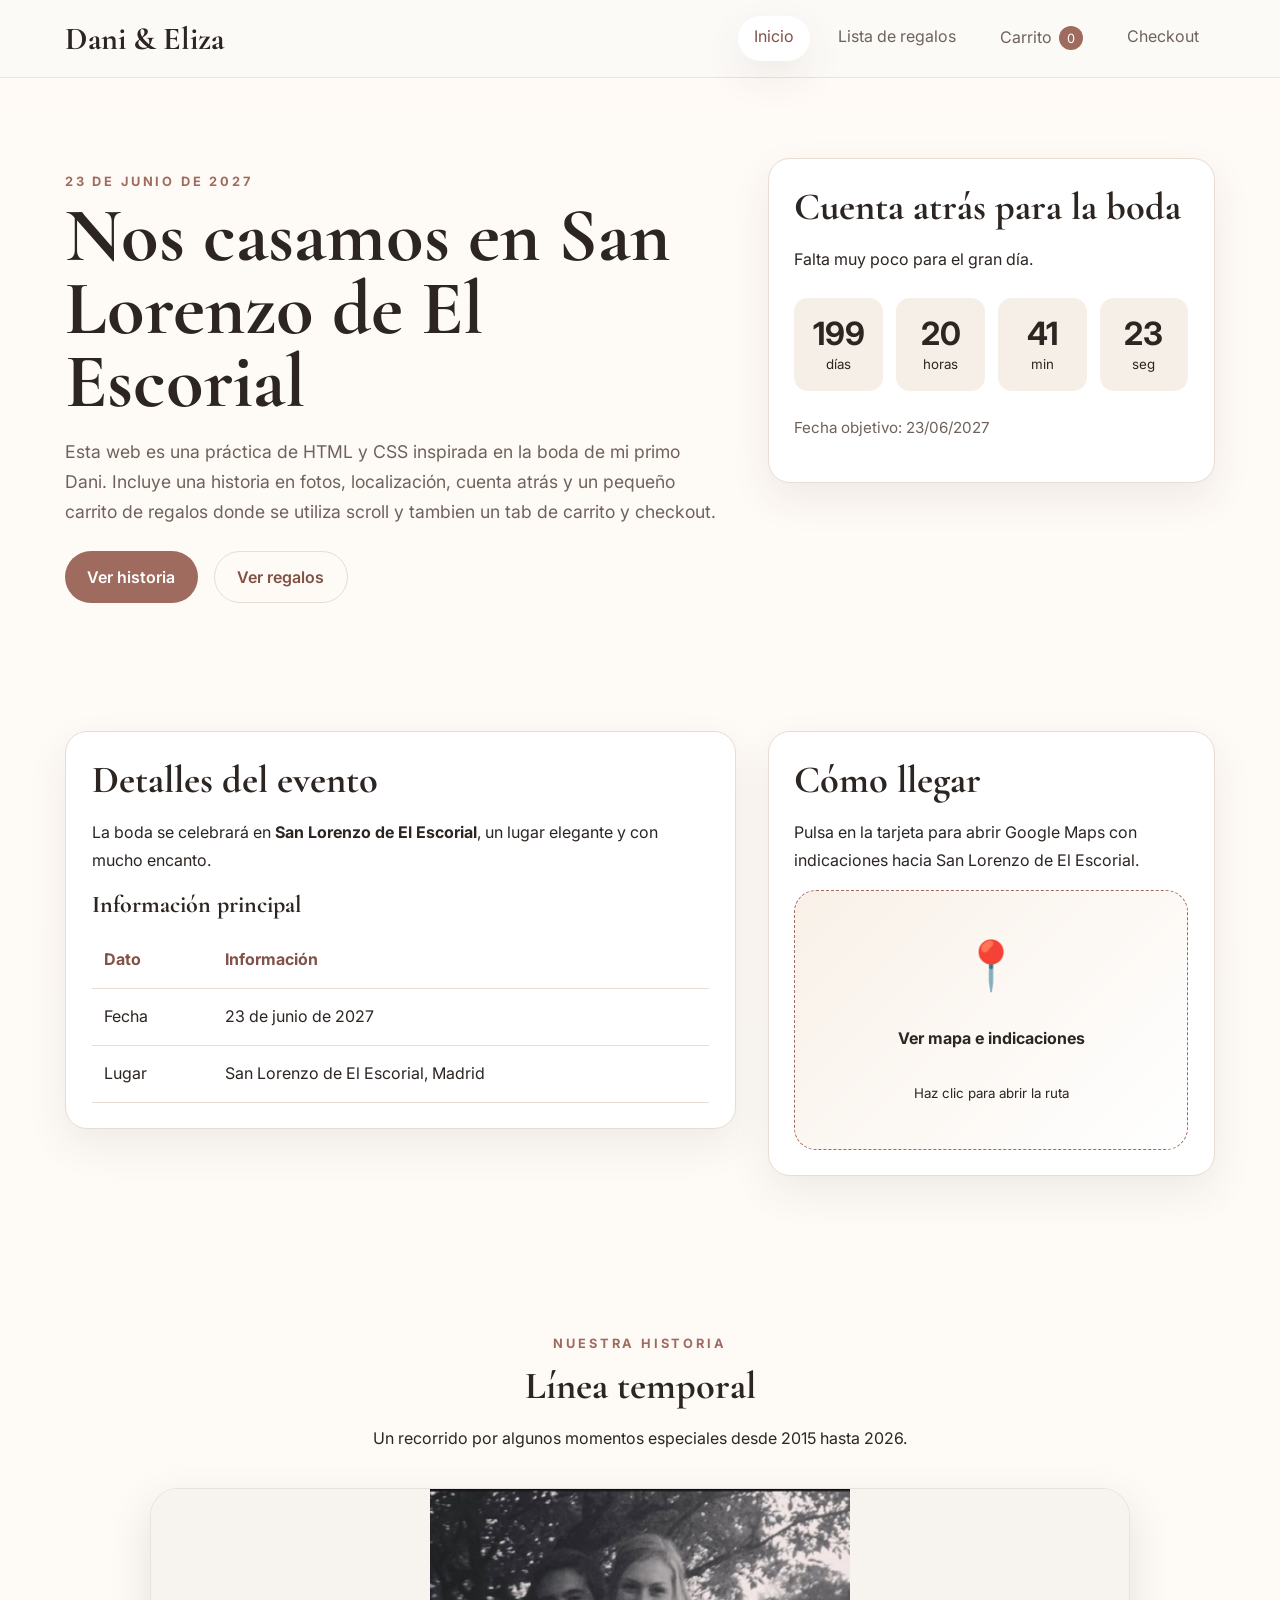
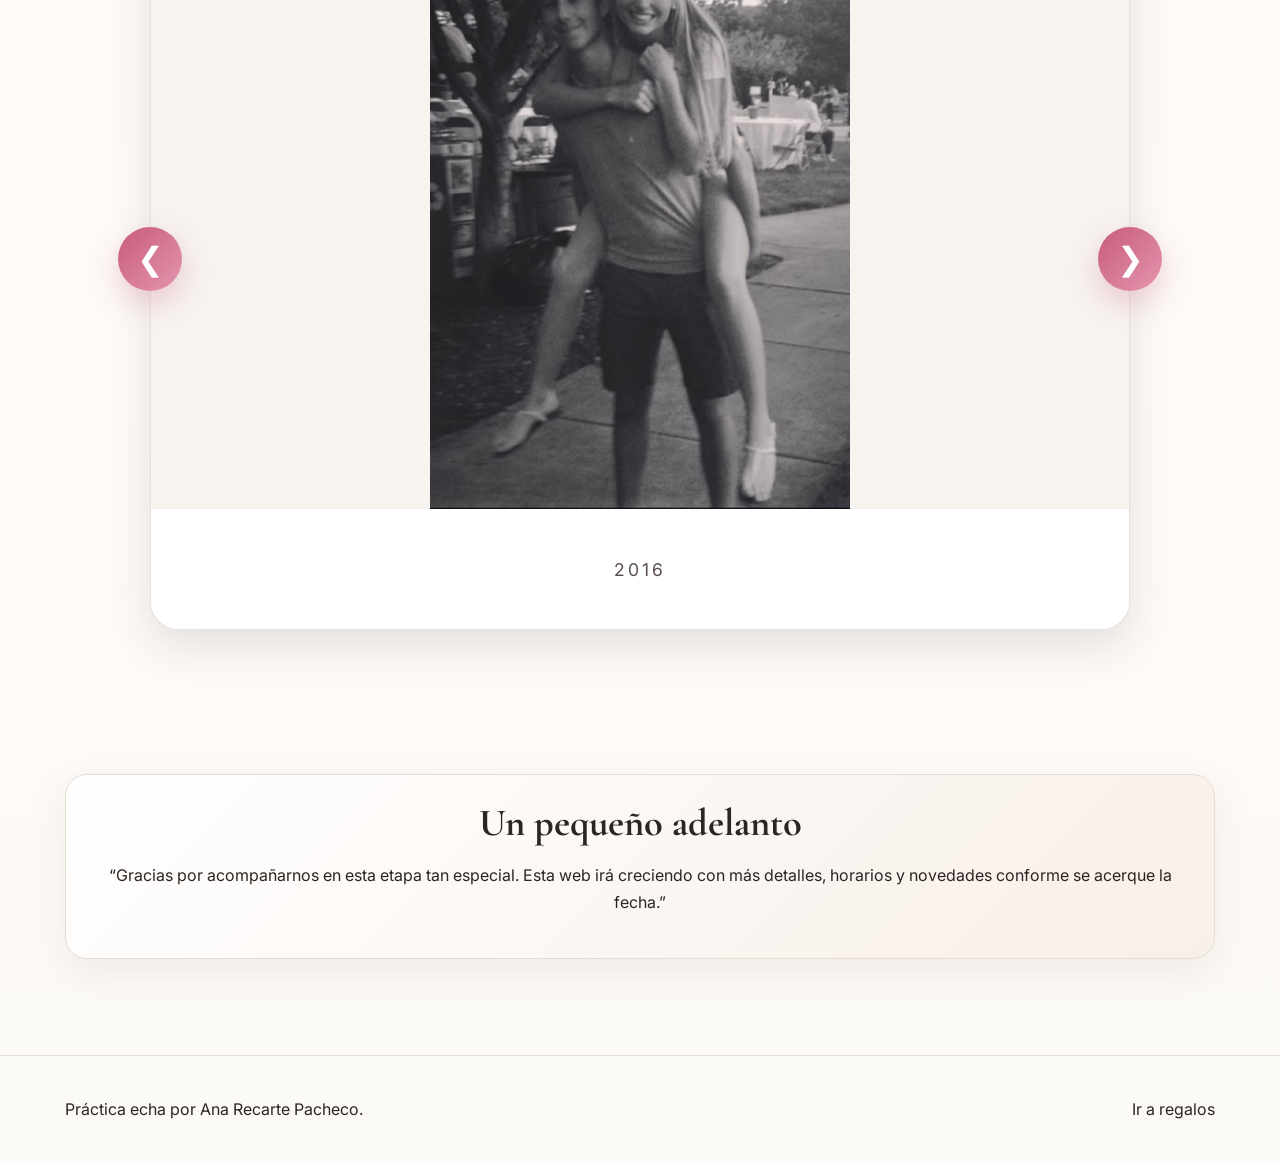
<file: Frontend/index.html>
<!DOCTYPE html>
<html lang="es">
<head>
  <meta charset="UTF-8">
  <meta name="viewport" content="width=device-width, initial-scale=1.0">
  <meta name="description" content="Web de práctica para la boda de Dani y Eliza - 23 de junio de 2027.">
  <title>Boda Dani & Eliza | Inicio</title>
  <link rel="preconnect" href="https://fonts.googleapis.com">
  <link rel="preconnect" href="https://fonts.gstatic.com" crossorigin>
  <link href="https://fonts.googleapis.com/css2?family=Cormorant+Garamond:wght@500;600;700&family=Inter:wght@400;500;600;700&display=swap" rel="stylesheet">
  <link rel="stylesheet" href="styles.css">
</head>
<body>
  <header class="site-header">
    <div class="container nav-wrapper">
      <a class="brand" href="index.html">Dani & Eliza</a>
      <nav class="main-nav" aria-label="Navegación principal">
        <a class="active" href="index.html">Inicio</a>
        <a href="gifts.html">Lista de regalos</a>
        <a href="cart.html">Carrito <span class="cart-badge" id="navCartCount">0</span></a>
        <a href="checkout.html">Checkout</a>
      </nav>
    </div>
  </header>

  <main>
    <section class="hero">
      <div class="container hero-grid">
        <div>
          <p class="eyebrow">23 de junio de 2027</p>
          <h1>Nos casamos en San Lorenzo de El Escorial</h1>
          <p class="lead">
            Esta web es una práctica de HTML y CSS inspirada en la boda de mi primo Dani. Incluye una historia
            en fotos, localización, cuenta atrás y un pequeño carrito de regalos donde se utiliza scroll y tambien un tab de carrito y checkout.
          </p>
          <div class="hero-actions">
            <a class="button" href="#timeline">Ver historia</a>
            <a class="button button-secondary" href="gifts.html">Ver regalos</a>
          </div>
        </div>

        <article class="countdown-card card">
          <h2>Cuenta atrás para la boda</h2>
          <p>Falta muy poco para el gran día.</p>
          <div class="countdown" id="countdown" aria-live="polite">
            <div><span id="days">0</span><small>días</small></div>
            <div><span id="hours">0</span><small>horas</small></div>
            <div><span id="minutes">0</span><small>min</small></div>
            <div><span id="seconds">0</span><small>seg</small></div>
          </div>
          <p class="small-text">Fecha objetivo: 23/06/2027</p>
        </article>
      </div>
    </section>

    <section class="section">
      <div class="container two-column">
        <article class="card info-card">
          <h2>Detalles del evento</h2>
          <p>
            La boda se celebrará en <strong>San Lorenzo de El Escorial</strong>, un lugar elegante y con mucho encanto.   
          </p>
          <table>
            <caption>Información principal</caption>
            <thead>
              <tr>
                <th>Dato</th>
                <th>Información</th>
              </tr>
            </thead>
            <tbody>
              <tr>
                <td>Fecha</td>
                <td>23 de junio de 2027</td>
              </tr>
              <tr>
                <td>Lugar</td>
                <td>San Lorenzo de El Escorial, Madrid</td>
              </tr>

            </tbody>
          </table>
        </article>

        <article class="card map-card">
          <h2>Cómo llegar</h2>
          <p>Pulsa en la tarjeta para abrir Google Maps con indicaciones hacia San Lorenzo de El Escorial.</p>
          <a class="map-link" href="https://www.google.com/maps/search/?api=1&query=San+Lorenzo+de+El+Escorial" target="_blank" rel="noopener noreferrer">
            <div class="map-placeholder">
              <span>📍</span>
              <strong>Ver mapa e indicaciones</strong>
              <small>Haz clic para abrir la ruta</small>
            </div>
          </a>
        </article>
      </div>
    </section>

    <section class="timeline-section">
  <div class="container">
    <div class="section-heading">
      <p class="eyebrow">Nuestra historia</p>
      <h2>Línea temporal</h2>
      <p>Un recorrido por algunos momentos especiales desde 2015 hasta 2026.</p>
    </div>

    <div class="timeline-slider">
      <div class="timeline-card-wrapper">
        <button class="timeline-arrow timeline-arrow-left" id="prevSlide" aria-label="Foto anterior">
          &#10094;
        </button>

        <article class="timeline-card">
          <img id="timelineImage" src="" alt="Foto de la línea temporal">
          <div class="timeline-card-text">
            <p class="timeline-year" id="timelineYear">2015</p>

          </div>
        </article>

        <button class="timeline-arrow timeline-arrow-right" id="nextSlide" aria-label="Foto siguiente">
          &#10095;
        </button>
      </div>
    </div>
  </div>
</section>

    <section class="section">
      <div class="container">
        <article class="card quote-card">
          <h2>Un pequeño adelanto</h2>
          <p>
            “Gracias por acompañarnos en esta etapa tan especial. Esta web irá creciendo con más detalles,
            horarios y novedades conforme se acerque la fecha.”
          </p>
        </article>
      </div>
    </section>
  </main>


  <footer class="site-footer">
    <div class="container footer-content">
      <p>Práctica echa por Ana Recarte Pacheco.</p>
      <p><a href="gifts.html">Ir a regalos</a></p>
    </div>
  </footer>

  <script src="script.js"></script>
</body>
</html>
</file>
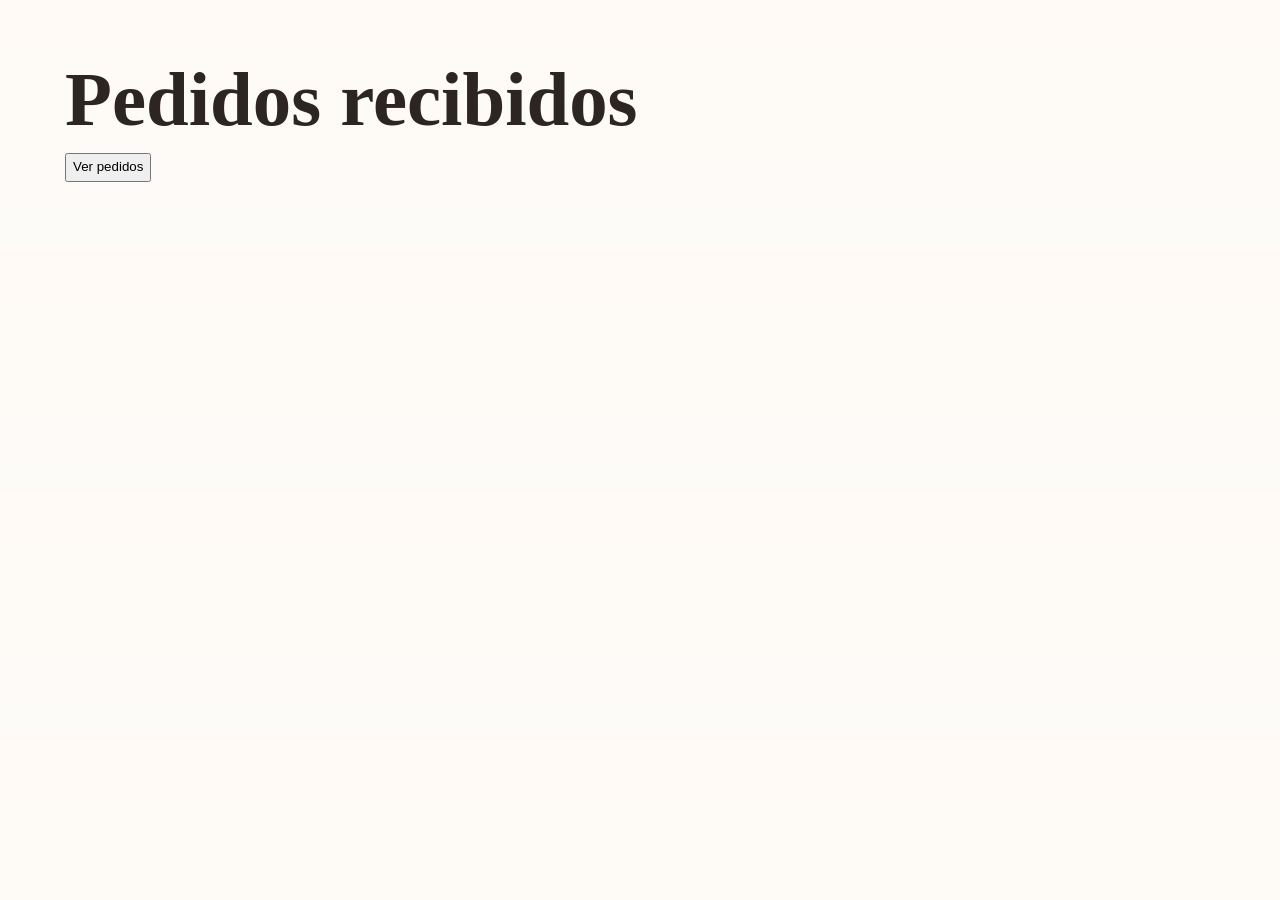
<file: Frontend/admin.html>
<!DOCTYPE html>
<html lang="es">
<head>
  <meta charset="UTF-8">
  <title>Admin | Pedidos</title>
  <link rel="stylesheet" href="styles.css">
</head>
<body>
  <main class="section">
    <div class="container">
      <h1>Pedidos recibidos</h1>

      <button class="btn btn-secondary" onclick="loadAdminOrders()">
        Ver pedidos
      </button>

      <section id="adminOrders" class="admin-orders"></section>
    </div>
  </main>

  <script src="script.js"></script>
</body>
</html>
</file>
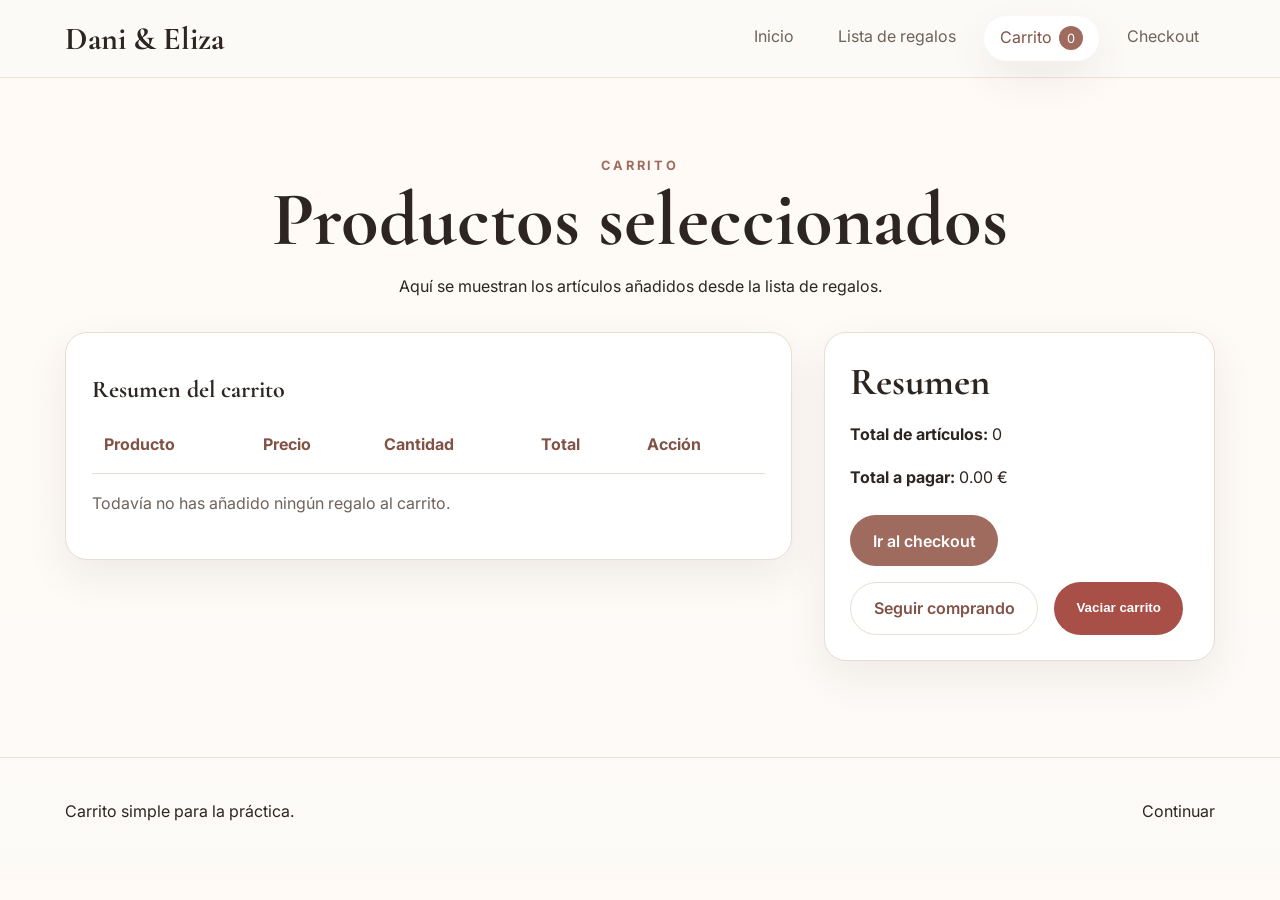
<file: Frontend/cart.html>
<!DOCTYPE html>
<html lang="es">
<head>
  <meta charset="UTF-8">
  <meta name="viewport" content="width=device-width, initial-scale=1.0">
  <meta name="description" content="Carrito de regalos de boda.">
  <title>Boda Dani & Eliza | Carrito</title>
  <link rel="preconnect" href="https://fonts.googleapis.com">
  <link rel="preconnect" href="https://fonts.gstatic.com" crossorigin>
  <link href="https://fonts.googleapis.com/css2?family=Cormorant+Garamond:wght@500;600;700&family=Inter:wght@400;500;600;700&display=swap" rel="stylesheet">
  <link rel="stylesheet" href="styles.css">
</head>
<body>
  <header class="site-header">
    <div class="container nav-wrapper">
      <a class="brand" href="index.html">Dani & Eliza</a>
      <nav class="main-nav" aria-label="Navegación principal">
        <a href="index.html">Inicio</a>
        <a href="gifts.html">Lista de regalos</a>
        <a class="active" href="cart.html">Carrito <span class="cart-badge" id="navCartCount">0</span></a>
        <a href="checkout.html">Checkout</a>
      </nav>
    </div>
  </header>

  <main class="section">
    <div class="container">
      <div class="section-heading">
        <p class="eyebrow">Carrito</p>
        <h1>Productos seleccionados</h1>
        <p>Aquí se muestran los artículos añadidos desde la lista de regalos.</p>
      </div>

      <div class="cart-layout">
        <section class="card">
          <table id="cartTable">
            <caption>Resumen del carrito</caption>
            <thead>
              <tr>
                <th>Producto</th>
                <th>Precio</th>
                <th>Cantidad</th>
                <th>Total</th>
                <th>Acción</th>
              </tr>
            </thead>
            <tbody id="cartItemsBody"></tbody>
          </table>
          <p class="empty-state hidden" id="emptyCartMessage">Todavía no has añadido ningún regalo al carrito.</p>
        </section>

        <aside class="card summary-card">
          <h2>Resumen</h2>
          <p><strong>Total de artículos:</strong> <span id="cartItemCount">0</span></p>
          <p><strong>Total a pagar:</strong> <span id="cartTotal">0 €</span></p>
          <div class="stack-buttons">
            <a class="button" href="checkout.html">Ir al checkout</a>
            <a class="button button-secondary" href="gifts.html">Seguir comprando</a>
            <button class="button button-danger" id="clearCartButton" type="button">Vaciar carrito</button>
          </div>
        </aside>
      </div>
    </div>
  </main>

  <footer class="site-footer">
    <div class="container footer-content">
      <p>Carrito simple para la práctica.</p>
      <p><a href="checkout.html">Continuar</a></p>
    </div>
  </footer>

  <script src="script.js"></script>
</body>
</html>
</file>
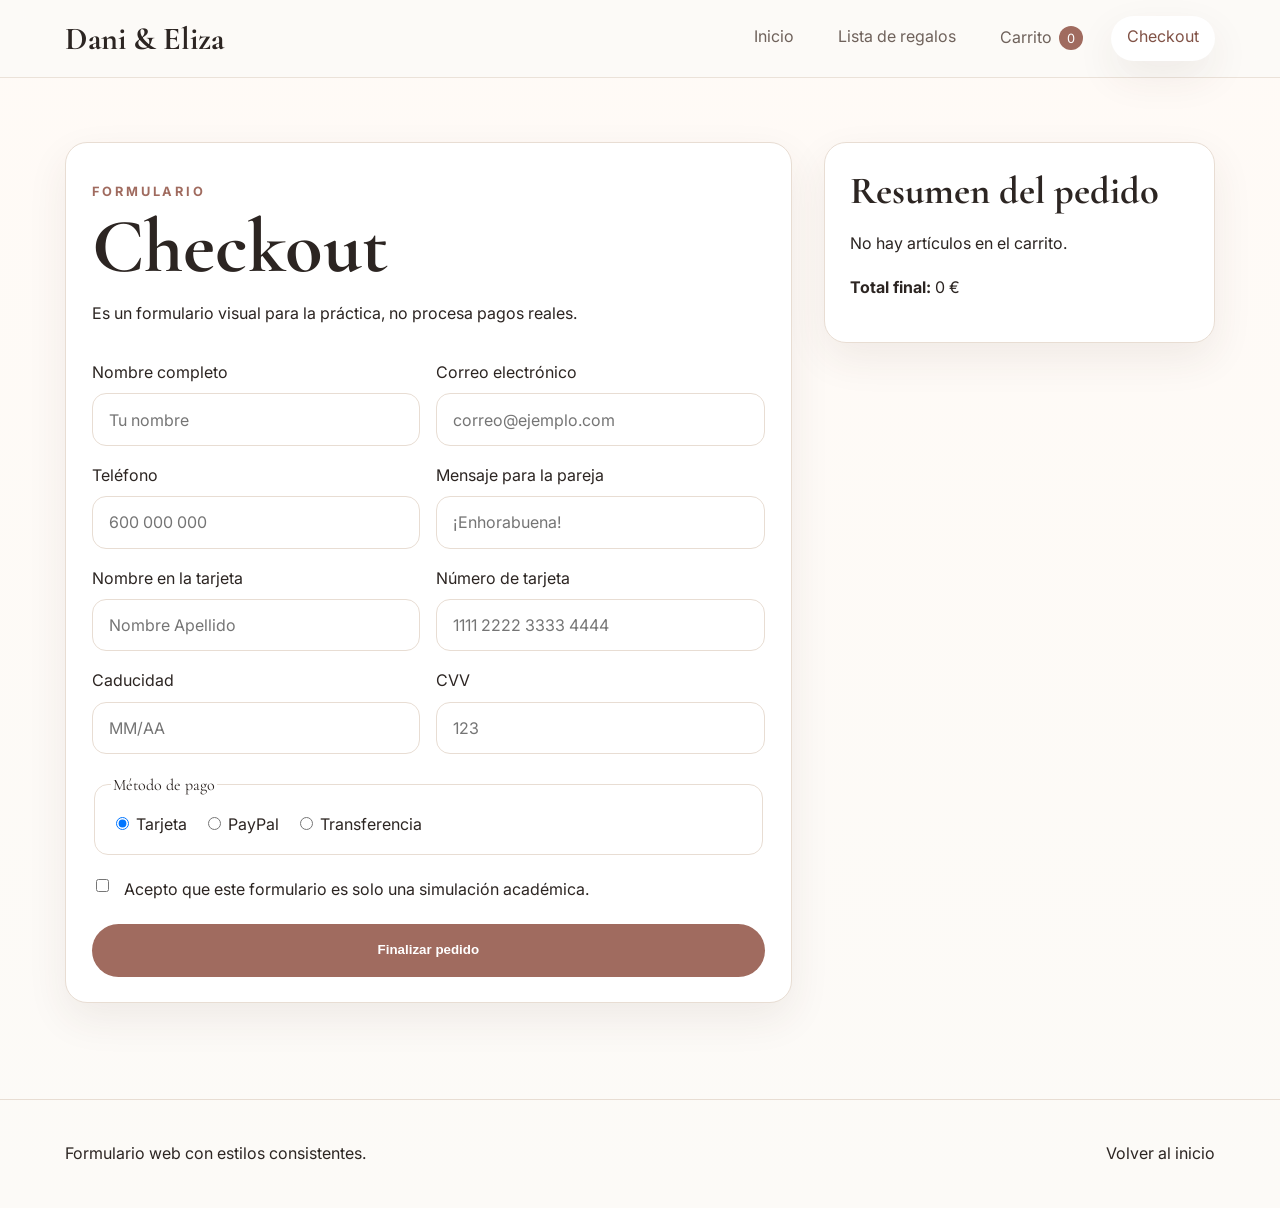
<file: Frontend/checkout.html>
<!DOCTYPE html>
<html lang="es">
<head>
  <meta charset="UTF-8">
  <meta name="viewport" content="width=device-width, initial-scale=1.0">
  <meta name="description" content="Formulario de checkout para la boda.">
  <title>Boda Dani & Eliza | Checkout</title>
  <link rel="preconnect" href="https://fonts.googleapis.com">
  <link rel="preconnect" href="https://fonts.gstatic.com" crossorigin>
  <link href="https://fonts.googleapis.com/css2?family=Cormorant+Garamond:wght@500;600;700&family=Inter:wght@400;500;600;700&display=swap" rel="stylesheet">
  <link rel="stylesheet" href="styles.css">
</head>
<body>
  <header class="site-header">
    <div class="container nav-wrapper">
      <a class="brand" href="index.html">Dani & Eliza</a>
      <nav class="main-nav" aria-label="Navegación principal">
        <a href="index.html">Inicio</a>
        <a href="gifts.html">Lista de regalos</a>
        <a href="cart.html">Carrito <span class="cart-badge" id="navCartCount">0</span></a>
        <a class="active" href="checkout.html">Checkout</a>
      </nav>
    </div>
  </header>

  <main class="section">
    <div class="container checkout-layout">
      <section class="card">
        <div class="section-heading left-align">
          <p class="eyebrow">Formulario</p>
          <h1>Checkout</h1>
          <p>Es un formulario visual para la práctica, no procesa pagos reales.</p>
        </div>

        <form id="checkoutForm" class="checkout-form">
          <div class="form-grid">
            <div class="form-field">
              <label for="name">Nombre completo</label>
              <input type="text" id="name" name="name" placeholder="Tu nombre" required>
            </div>
            <div class="form-field">
              <label for="email">Correo electrónico</label>
              <input type="email" id="email" name="email" placeholder="correo@ejemplo.com" required>
            </div>
            <div class="form-field">
              <label for="phone">Teléfono</label>
              <input type="tel" id="phone" name="phone" placeholder="600 000 000" required>
            </div>
            <div class="form-field">
              <label for="guestMessage">Mensaje para la pareja</label>
              <input type="text" id="guestMessage" name="guestMessage" placeholder="¡Enhorabuena!">
            </div>
            <div class="form-field">
              <label for="cardName">Nombre en la tarjeta</label>
              <input type="text" id="cardName" name="cardName" placeholder="Nombre Apellido" required>
            </div>
            <div class="form-field">
              <label for="cardNumber">Número de tarjeta</label>
              <input type="text" id="cardNumber" name="cardNumber" placeholder="1111 2222 3333 4444" required>
            </div>
            <div class="form-field">
              <label for="expiry">Caducidad</label>
              <input type="text" id="expiry" name="expiry" placeholder="MM/AA" required>
            </div>
            <div class="form-field">
              <label for="cvv">CVV</label>
              <input type="text" id="cvv" name="cvv" placeholder="123" required>
            </div>
          </div>

          <fieldset class="payment-options">
            <legend>Método de pago</legend>
            <label><input type="radio" name="payment" value="card" checked> Tarjeta</label>
            <label><input type="radio" name="payment" value="paypal"> PayPal</label>
            <label><input type="radio" name="payment" value="transfer"> Transferencia</label>
          </fieldset>

          <label class="checkbox-field">
            <input type="checkbox" required>
            Acepto que este formulario es solo una simulación académica.
          </label>

          <button class="button" type="submit">Finalizar pedido</button>
          <p class="form-success hidden" id="checkoutSuccess">Pedido realizado correctamente. Gracias por tu aportación.</p>
        </form>
      </section>

      <aside class="card summary-card">
        <h2>Resumen del pedido</h2>
        <div id="checkoutSummary"></div>
        <p><strong>Total final:</strong> <span id="checkoutTotal">0 €</span></p>
      </aside>
    </div>
  </main>

  <footer class="site-footer">
    <div class="container footer-content">
      <p>Formulario web con estilos consistentes.</p>
      <p><a href="index.html">Volver al inicio</a></p>
    </div>
  </footer>

  <script src="script.js"></script>
</body>
</html>
</file>
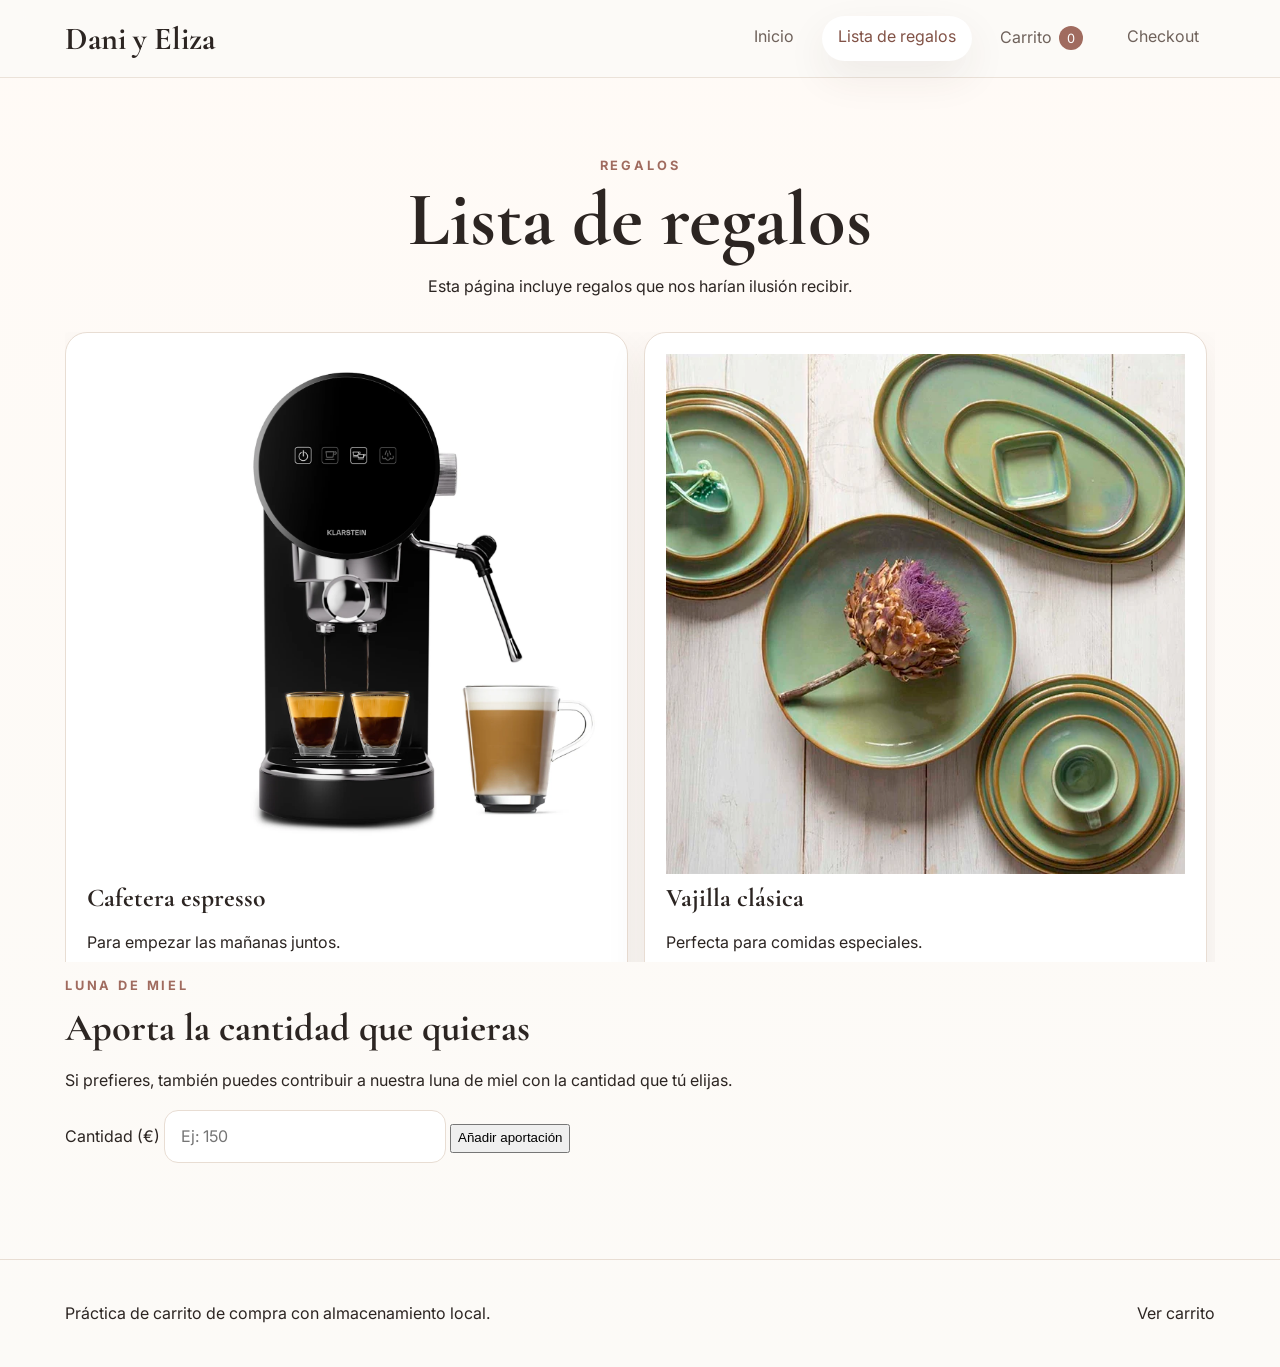
<file: Frontend/gifts.html>
<!DOCTYPE html>
<html lang="es">
<head>
  <meta charset="UTF-8">
  <meta name="viewport" content="width=device-width, initial-scale=1.0">
  <meta name="description" content="Lista de regalos para la boda.">
  <title>Boda Dani y Eliza | Lista de regalos</title>
  <link rel="preconnect" href="https://fonts.googleapis.com">
  <link rel="preconnect" href="https://fonts.gstatic.com" crossorigin>
  <link href="https://fonts.googleapis.com/css2?family=Cormorant+Garamond:wght@500;600;700&family=Inter:wght@400;500;600;700&display=swap" rel="stylesheet">
  <link rel="stylesheet" href="styles.css">
</head>
<body>
  <header class="site-header">
    <div class="container nav-wrapper">
      <a class="brand" href="index.html">Dani y Eliza</a>
      <nav class="main-nav" aria-label="Navegación principal">
        <a href="index.html">Inicio</a>
        <a class="active" href="gifts.html">Lista de regalos</a>
        <a href="cart.html">Carrito <span class="cart-badge" id="navCartCount">0</span></a>
        <a href="checkout.html">Checkout</a>
      </nav>
    </div>
  </header>

  <main class="section">
    <div class="container">
      <div class="section-heading">
        <p class="eyebrow">Regalos</p>
        <h1>Lista de regalos</h1>
        <p>Esta página incluye regalos que nos harían ilusión recibir.</p>
      </div>

      <section class="gift-scroll" id="giftList" aria-label="Lista de regalos"></section>

      <section class="honeymoon-box">
        <div class="honeymoon-text">
          <p class="eyebrow">Luna de miel</p>
          <h2>Aporta la cantidad que quieras</h2>
          <p>
            Si prefieres, también puedes contribuir a nuestra luna de miel con la cantidad
            que tú elijas.
          </p>
        </div>

        <form class="honeymoon-form" id="honeymoonForm">
          <label for="honeymoonAmount">Cantidad (€)</label>
          <input
            type="number"
            id="honeymoonAmount"
            name="honeymoonAmount"
            min="1"
            step="1"
            placeholder="Ej: 150"
            required
          >
          <button type="submit" class="btn btn-secondary">Añadir aportación</button>
        </form>
      </section>
    </div>
  </main>

  <footer class="site-footer">
    <div class="container footer-content">
      <p>Práctica de carrito de compra con almacenamiento local.</p>
      <p><a href="cart.html">Ver carrito</a></p>
    </div>
  </footer>

  <script src="script.js"></script>
</body>
</html>
</file>
<file: Frontend/styles.css>
:root {
  --bg: #fcfaf7;
  --surface: #ffffff;
  --surface-soft: #f5efe8;
  --text: #2c2522;
  --muted: #6f625b;
  --accent: #a06b5f;
  --accent-dark: #815246;
  --line: #e8ddd3;
  --shadow: 0 16px 40px rgba(73, 47, 38, 0.08);
  --radius: 22px;
  --radius-sm: 14px;
  --container: 1150px;
}

* {
  box-sizing: border-box;
}

html {
  scroll-behavior: smooth;
}

body {
  margin: 0;
  font-family: "Inter", Arial, sans-serif;
  color: var(--text);
  background: linear-gradient(180deg, #fffaf6 0%, #fcfaf7 100%);
}

img {
  max-width: 100%;
  display: block;
}

a {
  color: inherit;
  text-decoration: none;
}

.container {
  width: min(92%, var(--container));
  margin: 0 auto;
}

.site-header {
  position: sticky;
  top: 0;
  z-index: 20;
  background: rgba(252, 250, 247, 0.88);
  backdrop-filter: blur(12px);
  border-bottom: 1px solid rgba(232, 221, 211, 0.8);
}

.nav-wrapper {
  display: flex;
  justify-content: space-between;
  align-items: center;
  padding: 1rem 0;
  gap: 1rem;
}

.brand,
h1,
h2,
h3,
caption,
legend {
  font-family: "Cormorant Garamond", serif;
}

.brand {
  font-size: 2rem;
  font-weight: 700;
}

.main-nav {
  display: flex;
  flex-wrap: wrap;
  gap: 0.75rem;
}

.main-nav a {
  padding: 0.65rem 1rem;
  border-radius: 999px;
  color: var(--muted);
  transition: 0.25s ease;
}

.main-nav a:hover,
.main-nav a:focus-visible,
.main-nav a.active {
  background: var(--surface);
  color: var(--accent-dark);
  box-shadow: var(--shadow);
}

.cart-badge {
  display: inline-flex;
  min-width: 1.5rem;
  min-height: 1.5rem;
  align-items: center;
  justify-content: center;
  background: var(--accent);
  color: white;
  border-radius: 999px;
  font-size: 0.8rem;
  margin-left: 0.2rem;
  padding: 0 0.35rem;
}

.hero,
.section {
  padding: 4rem 0;
}

.hero-grid,
.two-column,
.cart-layout,
.checkout-layout {
  display: grid;
  gap: 2rem;
}

.hero-grid,
.two-column {
  grid-template-columns: 1.2fr 0.8fr;
  align-items: start;
}

.hero {
  padding-top: 5rem;
}

.eyebrow {
  text-transform: uppercase;
  letter-spacing: 0.22em;
  font-size: 0.8rem;
  color: var(--accent);
  margin-bottom: 0.5rem;
  font-weight: 700;
}

h1 {
  font-size: clamp(3rem, 6vw, 5rem);
  line-height: 0.95;
  margin: 0 0 1rem;
}

h2 {
  font-size: clamp(2rem, 3vw, 2.8rem);
  margin: 0 0 1rem;
}

h3 {
  font-size: 1.6rem;
  margin: 0.5rem 0;
}

.lead,
.section-heading p,
p,
li,
label,
input,
button,
small,
td,
th {
  line-height: 1.7;
}

.lead {
  font-size: 1.1rem;
  max-width: 60ch;
  color: var(--muted);
}

.hero-actions,
.stack-buttons {
  display: flex;
  flex-wrap: wrap;
  gap: 1rem;
  margin-top: 1.5rem;
}

.button {
  display: inline-flex;
  justify-content: center;
  align-items: center;
  padding: 0.95rem 1.4rem;
  border-radius: 999px;
  background: var(--accent);
  color: #fff;
  border: none;
  cursor: pointer;
  font-weight: 600;
  transition: transform 0.25s ease, background 0.25s ease, box-shadow 0.25s ease;
}

.button:hover,
.button:focus-visible {
  background: var(--accent-dark);
  transform: translateY(-2px);
  box-shadow: var(--shadow);
}

.button-secondary {
  background: transparent;
  color: var(--accent-dark);
  border: 1px solid var(--line);
}

.button-secondary:hover,
.button-secondary:focus-visible {
  background: var(--surface);
}

.button-danger {
  background: #a84f47;
}

.card {
  background: var(--surface);
  border: 1px solid var(--line);
  border-radius: var(--radius);
  padding: 1.6rem;
  box-shadow: var(--shadow);
}

.countdown {
  display: grid;
  grid-template-columns: repeat(4, 1fr);
  gap: 0.8rem;
  margin: 1.5rem 0;
}

.countdown div {
  padding: 1rem 0.5rem;
  background: var(--surface-soft);
  border-radius: var(--radius-sm);
  text-align: center;
}

.countdown span {
  display: block;
  font-size: 2rem;
  font-weight: 700;
}

.small-text {
  color: var(--muted);
  font-size: 0.95rem;
}

.info-card table,
#cartTable {
  width: 100%;
  border-collapse: collapse;
  margin-top: 1rem;
}

caption {
  text-align: left;
  margin-bottom: 0.8rem;
  font-size: 1.5rem;
  font-weight: 700;
}

th,
td {
  padding: 0.9rem 0.8rem;
  border-bottom: 1px solid var(--line);
  text-align: left;
}

th {
  color: var(--accent-dark);
}

.map-link {
  display: block;
}

.map-placeholder {
  min-height: 260px;
  border-radius: var(--radius);
  border: 1px dashed var(--accent);
  display: grid;
  place-items: center;
  text-align: center;
  gap: 0.6rem;
  padding: 2rem;
  background: linear-gradient(135deg, #f9f1e8, #fff);
  transition: transform 0.25s ease, background 0.25s ease, color 0.25s ease;
}

.map-placeholder span {
  font-size: 3rem;
}

.map-link:hover .map-placeholder,
.map-link:focus-visible .map-placeholder {
  transform: translateY(-4px);
  background: linear-gradient(135deg, #a06b5f, #815246);
  color: #fff;
}

.muted-section {
  background: rgba(245, 239, 232, 0.45);
}

.section-heading {
  text-align: center;
  margin-bottom: 2rem;
}

.left-align {
  text-align: left;
}

.timeline-section {
  padding: 80px 0;
}

.timeline-slider {
  margin-top: 36px;
}

.timeline-card-wrapper {
  position: relative;
  max-width: 980px;
  margin: 0 auto;
}

.timeline-card {
  background: #ffffff;
  border-radius: 28px;
  overflow: hidden;
  box-shadow: 0 16px 40px rgba(60, 40, 40, 0.12);
  border: 1px solid rgba(190, 170, 160, 0.35);
}

.timeline-card img {
  width: 100%;
  height: 620px;
  object-fit: contain;
  display: block;
  background: #f7f3ef;
}

.timeline-card-text {
  padding: 28px 32px 34px;
  text-align: center;
}

.timeline-year {
  font-size: 0.95rem;
  letter-spacing: 0.16em;
  text-transform: uppercase;
  color: #a06c6b;
  margin-bottom: 10px;
}

.timeline-card-text h3 {
  font-family: "Cormorant Garamond", serif;
  font-size: 2.8rem;
  margin-bottom: 14px;
  color: #332727;
}

.timeline-card-text p:last-child {
  font-size: 1.1rem;
  line-height: 1.7;
  color: #5a4d4d;
}

.timeline-arrow {
  position: absolute;
  top: 50%;
  transform: translateY(-50%);
  width: 64px;
  height: 64px;
  border: none;
  border-radius: 50%;
  background: linear-gradient(135deg, #c75b7a, #e596af);
  color: #ffffff;
  font-size: 2rem;
  line-height: 1;
  cursor: pointer;
  box-shadow: 0 12px 30px rgba(199, 91, 122, 0.28);
  transition: background 0.25s ease, transform 0.25s ease, box-shadow 0.25s ease;
  z-index: 3;
}

.timeline-arrow:hover {
  transform: translateY(-50%) scale(1.06);
  box-shadow: 0 16px 36px rgba(199, 91, 122, 0.38);
}

.timeline-arrow-left {
  left: -32px;
}

.timeline-arrow-right {
  right: -32px;
}

@media (max-width: 1100px) {
  .timeline-card-wrapper {
    max-width: 92%;
  }

  .timeline-arrow-left {
    left: 12px;
  }

  .timeline-arrow-right {
    right: 12px;
  }
}

@media (max-width: 768px) {
  .timeline-card img {
    height: 420px;
  }

  .timeline-card-text h3 {
    font-size: 2.2rem;
  }

  .timeline-arrow {
    width: 52px;
    height: 52px;
    font-size: 1.6rem;
  }

  .timeline-card img {
  width: 100%;
  height: 620px;
  object-fit: cover;
  display: block;
}
}

.quote-card {
  text-align: center;
  background: linear-gradient(135deg, #fff, #f8efe8);
}

.gift-layout {
  display: grid;
  grid-template-columns: 280px 1fr;
  gap: 1.5rem;
  align-items: start;
}

.sticky-note {
  position: sticky;
  top: 110px;
}

.gift-scroll {
  max-height: 70vh;
  overflow-y: auto;
  padding-right: 0.5rem;
  display: grid;
  grid-template-columns: repeat(2, 1fr);
  gap: 1rem;
}

.gift-scroll::-webkit-scrollbar {
  width: 10px;
}

.gift-scroll::-webkit-scrollbar-thumb {
  background: #d1b6ab;
  border-radius: 999px;
}

.gift-card {
  border: 1px solid var(--line);
  border-radius: var(--radius);
  padding: 1.3rem;
  background: var(--surface);
  box-shadow: var(--shadow);
  transition: transform 0.25s ease, border-color 0.25s ease, background 0.25s ease;
}

.gift-card:hover {
  transform: translateY(-4px);
  border-color: var(--accent);
  background: #fffaf8;
}

.gift-price {
  font-weight: 700;
  color: var(--accent-dark);
  margin-bottom: 1rem;
}

.cart-layout,
.checkout-layout {
  grid-template-columns: 1.3fr 0.7fr;
  align-items: start;
}

.summary-card {
  position: sticky;
  top: 110px;
}

.empty-state {
  color: var(--muted);
  margin-top: 1rem;
}

.checkout-form {
  display: grid;
  gap: 1.3rem;
}

.form-grid {
  display: grid;
  grid-template-columns: repeat(2, 1fr);
  gap: 1rem;
}

.form-field {
  display: grid;
  gap: 0.45rem;
}

input {
  border: 1px solid var(--line);
  border-radius: 14px;
  padding: 0.95rem 1rem;
  font: inherit;
  transition: border-color 0.25s ease, box-shadow 0.25s ease, background 0.25s ease;
}

input:hover,
input:focus {
  outline: none;
  border-color: var(--accent);
  box-shadow: 0 0 0 4px rgba(160, 107, 95, 0.12);
  background: #fffdfb;
}

.payment-options {
  border: 1px solid var(--line);
  border-radius: var(--radius-sm);
  padding: 1rem;
  display: flex;
  flex-wrap: wrap;
  gap: 1rem;
}

.checkbox-field {
  display: flex;
  gap: 0.75rem;
  align-items: flex-start;
}

.form-success {
  padding: 1rem;
  border-radius: 14px;
  background: #edf7ee;
  color: #285c34;
}

.site-footer {
  border-top: 1px solid var(--line);
  padding: 1.5rem 0;
  margin-top: 2rem;
}

.footer-content {
  display: flex;
  justify-content: space-between;
  align-items: center;
  gap: 1rem;
  flex-wrap: wrap;
}

.lightbox {
  position: fixed;
  inset: 0;
  background: rgba(25, 18, 15, 0.82);
  display: grid;
  grid-template-columns: auto 1fr auto;
  align-items: center;
  gap: 1rem;
  padding: 2rem;
  z-index: 100;
}

.lightbox-content {
  margin: 0;
  max-width: 850px;
  margin-inline: auto;
  color: #fff;
}

.lightbox-content img {
  width: 100%;
  max-height: 70vh;
  object-fit: contain;
  border-radius: 20px;
  margin-bottom: 1rem;
}

.lightbox-nav,
.lightbox-close {
  border: none;
  background: rgba(255, 255, 255, 0.14);
  color: #fff;
  width: 56px;
  height: 56px;
  border-radius: 999px;
  font-size: 2rem;
  cursor: pointer;
  transition: background 0.25s ease, transform 0.25s ease;
}

.lightbox-close {
  position: absolute;
  top: 1.5rem;
  right: 1.5rem;
}

.lightbox-nav:hover,
.lightbox-close:hover {
  background: rgba(255, 255, 255, 0.25);
  transform: scale(1.04);
}

.hidden {
  display: none !important;
}

@media (max-width: 980px) {
  .hero-grid,
  .two-column,
  .gift-layout,
  .cart-layout,
  .checkout-layout,
  .form-grid {
    grid-template-columns: 1fr;
  }

  .timeline-grid,
  .gift-scroll {
    grid-template-columns: repeat(2, 1fr);
  }

  .sticky-note,
  .summary-card {
    position: static;
  }
}

@media (max-width: 640px) {
  .timeline-grid,
  .gift-scroll,
  .countdown {
    grid-template-columns: 1fr;
  }

  .main-nav {
    justify-content: center;
  }

  .nav-wrapper,
  .footer-content {
    flex-direction: column;
    align-items: flex-start;
  }

  .timeline-card img {
    height: 220px;
  }

  .lightbox {
    grid-template-columns: 1fr;
  }

  .lightbox-nav {
    width: 48px;
    height: 48px;
  }
}
</file>
